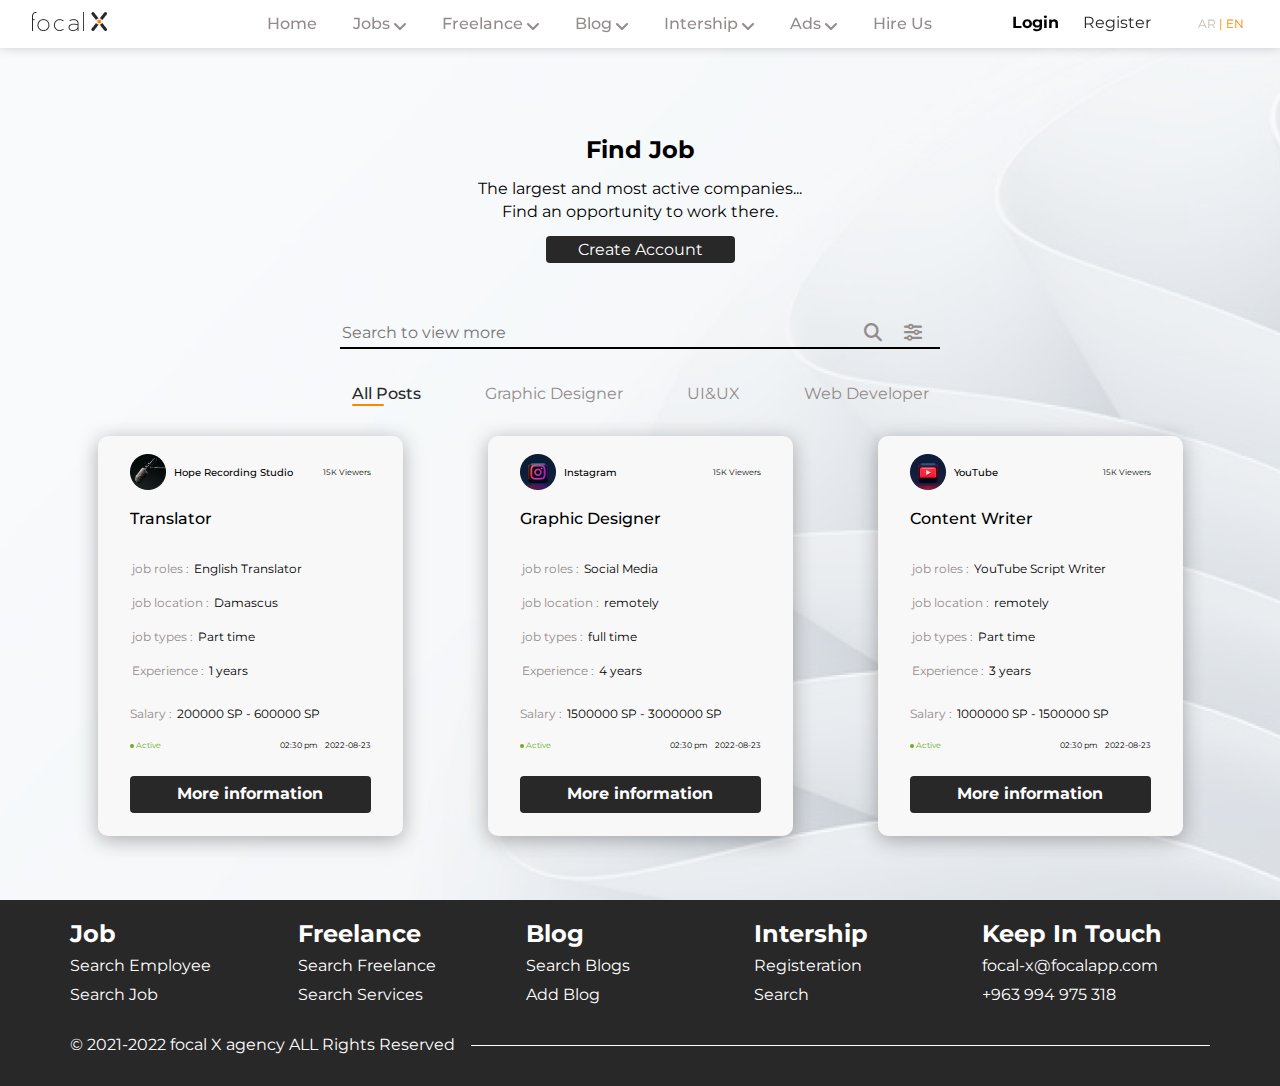
<file: index.html>
<!DOCTYPE html>
<html lang="en">
<head>
    <meta charset="UTF-8">
    <meta http-equiv="X-UA-Compatible" content="IE=edge">
    <meta name="viewport" content="width=device-width, initial-scale=1.0">
    <link rel="preconnect" href="https://fonts.googleapis.com">
    <link rel="preconnect" href="https://fonts.gstatic.com" crossorigin>
    <link href="https://fonts.googleapis.com/css2?family=Montserrat:wght@100;200;300;400;500;600;700;800;900&display=swap" rel="stylesheet">
    <title>Focal X</title>
    <link rel="stylesheet" href="./css/all.min.css">
    <link rel="stylesheet" href="./css/normalize.css">
    <link rel="stylesheet" href="./css/style.css">
</head>
<body>
    <header>
        <div class="holder">
            <i class="fas fa-bars only-mobile bars" style="display: none;"></i>
            <img src="./imgs/logo.png" alt="" class="logo1">
        </div>
        <div class="links">
            <ul class="d-none">
                <li><a href="">Home</a></li>
                <li>Jobs<i class="fas fa-angle-down"></i>
                    <div class="list1">
                        <ul>
                            <li><a href="index.html" class="activePage">Search Job</a></li>
                            <li><a href="index1.html">Search Employee</a></li>
                            <li><a href="index2.html">Companies</a></li>
                        </ul>
                    </div>
                </li>
                <li>Freelance<i class="fas fa-angle-down"></i></li>
                <li>Blog<i class="fas fa-angle-down"></i></li>
                <li>Intership<i class="fas fa-angle-down"></i></li>
                <li>Ads<i class="fas fa-angle-down"></i></li>
                <li><a href="">Hire Us</a></li>
            </ul>
            <div class="sign-in">
                <a href="" class="login">Login</a>
                <a href="" class="reg">Register</a>
            </div>
            <div class="lang"><span>AR</span><span class="lighten"> | EN</span></div>
        </div>
    </header>
    <div class="content">
        <div class="container">
            <div class="head">
                <h3 class="title">Find Job</h3>
                <p class="txt">The largest and most active companies...<br>
                                Find an opportunity to work there.</p>
                <a href="" class="create">Create Account</a>
            </div>
            <div class="main">
                <div class="search">
                    <input type="text" class="search-bar" placeholder="Search to view more">
                    <div class="icons">
                        <i class="fas fa-search ser-icon"></i>
                        <i class="fa fa-sliders edit-icon"></i>
                    </div>
                </div>
                <div class="show">
                    <div class="list">
                        <ul>
                            <li class="active">All Posts</li>
                            <li>Graphic Designer</li>
                            <li>UI&UX</li>
                            <li>Web Developer</li>
                        </ul>
                    </div>
                    <div class="cards">
                        <div class="card">
                            <div class="card-content">
                                <div class="heading">
                                    <div class="h">
                                        <img src="./imgs/j-s-3.png" alt="">
                                        <h4>Hope Recording Studio</h4>
                                    </div>
                                    <span>15K Viewers</span>
                                </div>
                                <div class="title"><h5>Translator</h5></div>
                                <div class="info">
                                    <p>job roles :<span class="blacked">English Translator</span></p>
                                    <p>job location :<span class="blacked">Damascus</span></p>
                                    <p>job types :<span class="blacked">Part time</span></p>
                                    <p>Experience :<span class="blacked">1 years</span></p>
                                    <p>Salary :<span class="blacked">200000 SP - 600000 SP</span></p>
                                </div>
                                <div class="status">
                                    <span>Active</span>
                                    <div class="date">
                                        <p><span>02:30 pm</span> <span>2022-08-23</span></p>
                                    </div>
                                </div>
                                <a href="">More information</a>
                            </div>
                        </div>
                        <div class="card">
                            <div class="card-content">
                                <div class="heading">
                                    <div class="h">
                                        <img src="./imgs/j-s-1.png" alt="">
                                        <h4>Instagram</h4>
                                    </div>
                                    <span>15K Viewers</span>
                                </div>
                                <div class="title"><h5>Graphic Designer</h5></div>
                                <div class="info">
                                    <p>job roles :<span class="blacked">Social Media</span></p>
                                    <p>job location :<span class="blacked">remotely</span></p>
                                    <p>job types :<span class="blacked">full time</span></p>
                                    <p>Experience :<span class="blacked">4 years</span></p>
                                    <p>Salary :<span class="blacked">1500000 SP - 3000000 SP</span></p>
                                </div>
                                <div class="status">
                                    <span>Active</span>
                                    <div class="date">
                                        <p><span>02:30 pm</span> <span>2022-08-23</span></p>
                                    </div>
                                </div>
                                <a href="">More information</a>
                            </div>
                        </div>
                        <div class="card">
                            <div class="card-content">
                                <div class="heading">
                                    <div class="h">
                                        <img src="./imgs/j-s-2.png" alt="">
                                        <h4>YouTube</h4>
                                    </div>
                                    <span>15K Viewers</span>
                                </div>
                                <div class="title"><h5>Content Writer</h5></div>
                                <div class="info">
                                    <p>job roles :<span class="blacked">YouTube Script Writer </span></p>
                                    <p>job location :<span class="blacked">remotely</span></p>
                                    <p>job types :<span class="blacked">Part time</span></p>
                                    <p>Experience :<span class="blacked">3 years</span></p>
                                    <p>Salary :<span class="blacked">1000000 SP - 1500000 SP</span></p>
                                </div>
                                <div class="status">
                                    <span>Active</span>
                                    <div class="date">
                                        <p><span>02:30 pm</span> <span>2022-08-23</span></p>
                                    </div>
                                </div>
                                <a href="">More information</a>
                            </div>
                        </div>
                    </div>
                </div>
            </div>
        </div>
    </div>
    <footer>
        <div class="container">
            <div class="links">
                <div class="linksC">
                    <h2>Job</h2>
                    <a href="">Search Employee</a>
                    <a href="">Search Job</a>
                </div>
                <div class="linksC">
                    <h2>Freelance</h2>
                    <a href="">Search Freelance</a>
                    <a href="">Search Services</a>
                </div>
                <div class="linksC">
                    <h2>Blog</h2>
                    <a href="">Search Blogs</a>
                    <a href="">Add Blog</a>
                </div>
                <div class="linksC">
                    <h2>Intership</h2>
                    <a href="">Registeration</a>
                    <a href="">Search</a>
                </div>
                <div class="linksC">
                    <h2>Keep In Touch</h2>
                    <a href="">focal-x@focalapp.com</a>
                    <a href="">+963 994 975 318</a>
                </div>
            </div>
            <div class="cpy-rights">&copy; 2021-2022 focal X agency ALL Rights Reserved <span class="line"></span></div>
    </footer>
    <script src="./js/brain.js"></script>
</body>
</html>
</file>
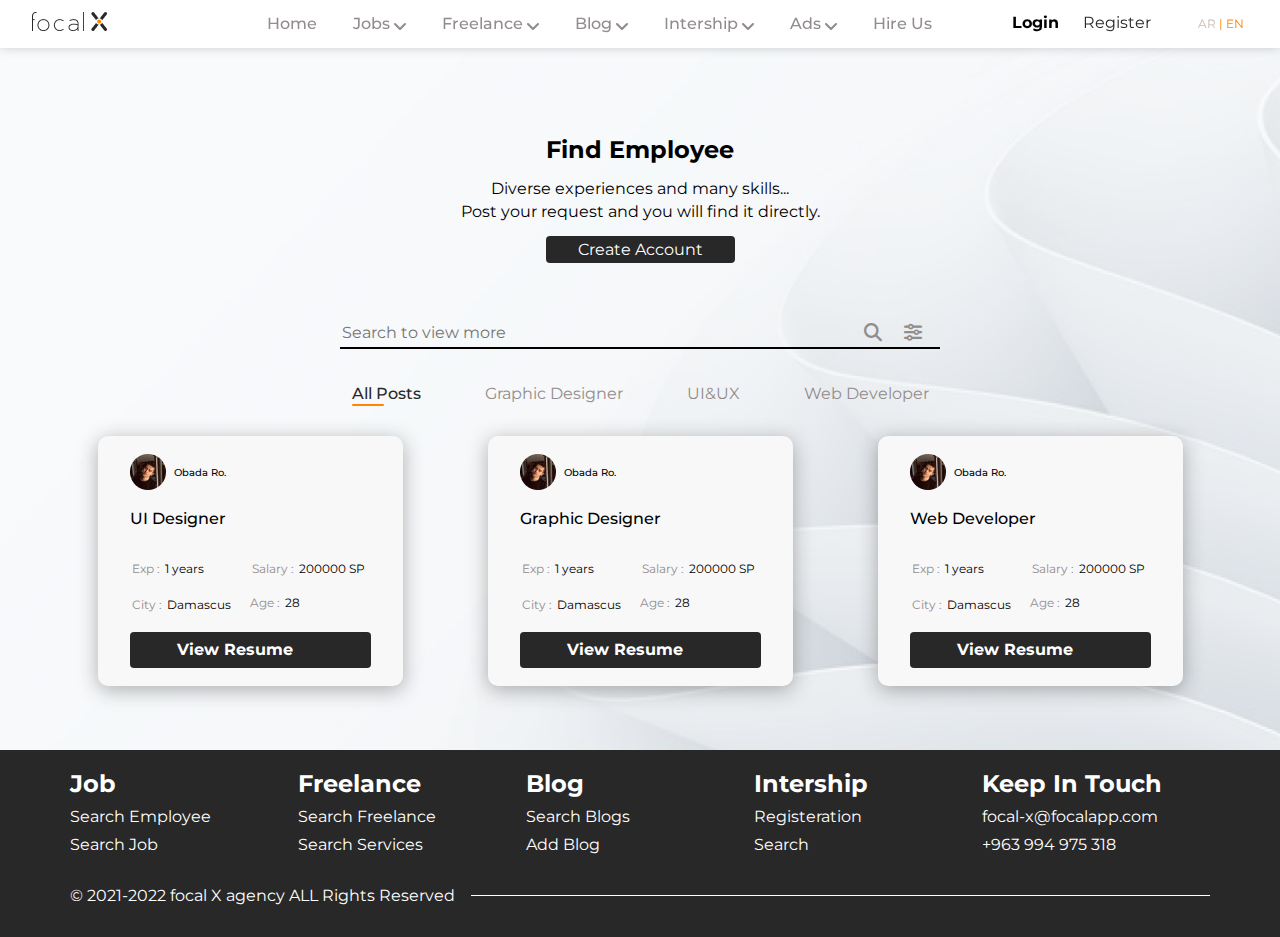
<file: index1.html>
<!DOCTYPE html>
<html lang="en">
<head>
    <meta charset="UTF-8">
    <meta http-equiv="X-UA-Compatible" content="IE=edge">
    <meta name="viewport" content="width=device-width, initial-scale=1.0">
    <link rel="preconnect" href="https://fonts.googleapis.com">
    <link rel="preconnect" href="https://fonts.gstatic.com" crossorigin>
    <link href="https://fonts.googleapis.com/css2?family=Montserrat:wght@100;200;300;400;500;600;700;800;900&display=swap" rel="stylesheet">
    <title>Focal X</title>
    <link rel="stylesheet" href="./css/all.min.css">
    <link rel="stylesheet" href="./css/normalize.css">
    <link rel="stylesheet" href="./css/style.css">
    <link rel="stylesheet" href="./css/framework.css">
</head>
<body>
    <header>
        <div class="holder">
            <i class="fas fa-bars only-mobile bars" style="display: none;"></i>
            <img src="./imgs/logo.png" alt="" class="logo1">
        </div>
        <div class="links">
            <ul class="d-none">
                <li><a href="">Home</a></li>
                <li>Jobs<i class="fas fa-angle-down"></i>
                    <div class="list1">
                        <ul>
                            <li><a href="index.html">Search Job</a></li>
                            <li><a href="index1.html" class="activePage">Search Employee</a></li>
                            <li><a href="index2.html">Companies</a></li>
                        </ul>
                    </div>
                </li>
                <li>Freelance<i class="fas fa-angle-down"></i></li>
                <li>Blog<i class="fas fa-angle-down"></i></li>
                <li>Intership<i class="fas fa-angle-down"></i></li>
                <li>Ads<i class="fas fa-angle-down"></i></li>
                <li><a href="">Hire Us</a></li>
            </ul>
            <div class="sign-in">
                <a href="" class="login">Login</a>
                <a href="" class="reg">Register</a>
            </div>
            <div class="lang"><span>AR</span><span class="lighten"> | EN</span></div>
        </div>
    </header>
    <div class="content">
        <div class="container">
            <div class="head">
                <h3 class="title">Find Employee</h3>
                <p class="txt">Diverse experiences and many skills...<br>
                    Post your request and you will find it directly.</p>
                <a href="" class="create">Create Account</a>
            </div>
            <div class="main">
                <div class="search">
                    <input type="text" class="search-bar" placeholder="Search to view more">
                    <div class="icons">
                        <i class="fas fa-search ser-icon"></i>
                        <i class="fa fa-sliders edit-icon"></i>
                    </div>
                </div>
                <div class="show">
                    <div class="list">
                        <ul>
                            <li class="active">All Posts</li>
                            <li>Graphic Designer</li>
                            <li>UI&UX</li>
                            <li>Web Developer</li>
                        </ul>
                    </div>
                    <div class="cards h-fit-cards">
                        <div class="card h-fit">
                            <div class="card-content">
                                <div class="heading">
                                    <div class="h">
                                        <img src="./imgs/profile1.png" alt="">
                                        <h4>Obada Ro.</h4>
                                    </div>
                                </div>
                                <div class="title"><h5>UI Designer</h5></div>
                                <div class="info d-grid col">
                                    <p>Exp :<span class="blacked">1 years</span></p>
                                    <p>Salary :<span class="blacked">200000 SP</span></p>
                                    <p>City :<span class="blacked">Damascus</span></p>
                                    <p class="m-0">Age :<span class="blacked">28</span></p>
                                </div>
                                <a href="">View Resume</a>
                            </div>
                        </div>
                        <div class="card h-fit">
                            <div class="card-content">
                                <div class="heading">
                                    <div class="h">
                                        <img src="./imgs/profile1.png" alt="">
                                        <h4>Obada Ro.</h4>
                                    </div>
                                </div>
                                <div class="title"><h5>Graphic Designer</h5></div>
                                <div class="info d-grid col">
                                    <p>Exp :<span class="blacked">1 years</span></p>
                                    <p>Salary :<span class="blacked">200000 SP</span></p>
                                    <p>City :<span class="blacked">Damascus</span></p>
                                    <p class="m-0">Age :<span class="blacked">28</span></p>
                                </div>
                                <a href="">View Resume</a>
                            </div>
                        </div>
                        <div class="card h-fit">
                            <div class="card-content">
                                <div class="heading">
                                    <div class="h">
                                        <img src="./imgs/profile1.png" alt="">
                                        <h4>Obada Ro.</h4>
                                    </div>
                                </div>
                                <div class="title"><h5>Web Developer</h5></div>
                                <div class="info d-grid col">
                                    <p>Exp :<span class="blacked">1 years</span></p>
                                    <p>Salary :<span class="blacked">200000 SP</span></p>
                                    <p>City :<span class="blacked">Damascus</span></p>
                                    <p class="m-0">Age :<span class="blacked">28</span></p>
                                </div>
                                <a href="">View Resume</a>
                            </div>
                        </div>
                    </div>
                </div>
            </div>
        </div>
    </div>
    <footer>
        <div class="container">
            <div class="links">
                <div class="linksC">
                    <h2>Job</h2>
                    <a href="">Search Employee</a>
                    <a href="">Search Job</a>
                </div>
                <div class="linksC">
                    <h2>Freelance</h2>
                    <a href="">Search Freelance</a>
                    <a href="">Search Services</a>
                </div>
                <div class="linksC">
                    <h2>Blog</h2>
                    <a href="">Search Blogs</a>
                    <a href="">Add Blog</a>
                </div>
                <div class="linksC">
                    <h2>Intership</h2>
                    <a href="">Registeration</a>
                    <a href="">Search</a>
                </div>
                <div class="linksC">
                    <h2>Keep In Touch</h2>
                    <a href="">focal-x@focalapp.com</a>
                    <a href="">+963 994 975 318</a>
                </div>
            </div>
            <div class="cpy-rights">&copy; 2021-2022 focal X agency ALL Rights Reserved <span class="line"></span></div>
    </footer>
    <script src="./js/brain.js"></script>
</body>
</html>
</file>
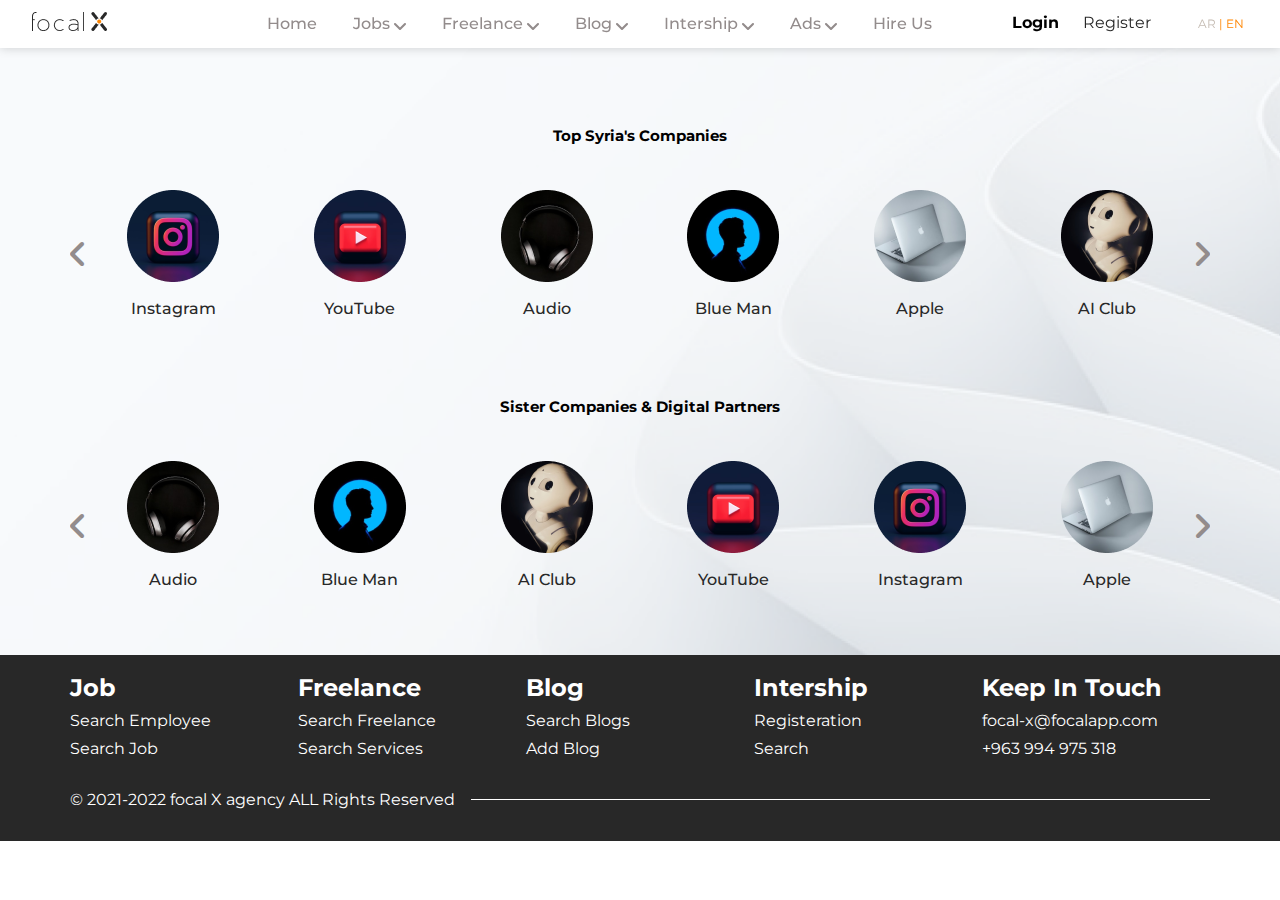
<file: index2.html>
<!DOCTYPE html>
<html lang="en">
<head>
    <meta charset="UTF-8">
    <meta http-equiv="X-UA-Compatible" content="IE=edge">
    <meta name="viewport" content="width=device-width, initial-scale=1.0">
    <link rel="preconnect" href="https://fonts.googleapis.com">
    <link rel="preconnect" href="https://fonts.gstatic.com" crossorigin>
    <link href="https://fonts.googleapis.com/css2?family=Montserrat:wght@100;200;300;400;500;600;700;800;900&display=swap" rel="stylesheet">
    <title>Focal X</title>
    <link rel="stylesheet" href="./css/all.min.css">
    <link rel="stylesheet" href="./css/normalize.css">
    <link rel="stylesheet" href="./css/framework.css">
    <link rel="stylesheet" href="./css/style.css">
    <link rel="stylesheet" href="./css/style2.css">
</head>
<body>
    <header>
        <div class="holder">
            <i class="fas fa-bars only-mobile bars" style="display: none;"></i>
            <img src="./imgs/logo.png" alt="" class="logo1">
        </div>
        <div class="links">
            <ul class="d-none">
                <li><a href="">Home</a></li>
                <li>Jobs<i class="fas fa-angle-down"></i>
                    <div class="list1">
                        <ul>
                            <li><a href="index.html">Search Job</a></li>
                            <li><a href="index1.html">Search Employee</a></li>
                            <li><a href="index2.html" class="activePage">Companies</a></li>
                        </ul>
                    </div>
                </li>
                <li>Freelance<i class="fas fa-angle-down"></i></li>
                <li>Blog<i class="fas fa-angle-down"></i></li>
                <li>Intership<i class="fas fa-angle-down"></i></li>
                <li>Ads<i class="fas fa-angle-down"></i></li>
                <li><a href="">Hire Us</a></li>
            </ul>
            <div class="sign-in">
                <a href="" class="login">Login</a>
                <a href="" class="reg">Register</a>
            </div>
            <div class="lang"><span>AR</span><span class="lighten"> | EN</span></div>
        </div>
    </header>
    <div class="content">
        <div class="container">
            <div class="sec">
                <div class="head">
                    <h3 class="title">Top Syria's Companies</h3>
                </div>
                <div class="company-section">
                    <i class="fas fa-angle-left"></i>
                    <div class="comp-name">
                        <div class="comp">
                            <img src="./imgs/comp1.png" alt="">
                            <span>Instagram</span>
                        </div>
                        <div class="comp">
                            <img src="./imgs/comp2.png" alt="">
                            <span>YouTube</span>
                        </div>
                        <div class="comp">
                            <img src="./imgs/comp3.png" alt="">
                            <span>Audio</span>
                        </div>
                        <div class="comp">
                            <img src="./imgs/comp4.png" alt="">
                            <span>Blue Man</span>
                        </div>
                        <div class="comp">
                            <img src="./imgs/comp5.png" alt="">
                            <span>Apple</span>
                        </div>
                        <div class="comp">
                            <img src="./imgs/comp6.png" alt="">
                            <span>AI Club</span>
                        </div>
                    </div>
                    <i class="fas fa-angle-right"></i>
                </div>
            </div>
            <div class="sec pb-64">
                <div class="head">
                    <h3 class="title">Sister Companies & Digital Partners</h3>
                </div>
                <div class="company-section">
                    <i class="fas fa-angle-left"></i>
                    <div class="comp-name">
                        <div class="comp">
                            <img src="./imgs/comp3.png" alt="">
                            <span>Audio</span>
                        </div>
                        <div class="comp">
                            <img src="./imgs/comp4.png" alt="">
                            <span>Blue Man</span>
                        </div>
                        <div class="comp">
                            <img src="./imgs/comp6.png" alt="">
                            <span>AI Club</span>
                        </div>
                        <div class="comp">
                            <img src="./imgs/comp2.png" alt="">
                            <span>YouTube</span>
                        </div>
                        <div class="comp">
                            <img src="./imgs/comp1.png" alt="">
                            <span>Instagram</span>
                        </div>
                        <div class="comp">
                            <img src="./imgs/comp5.png" alt="">
                            <span>Apple</span>
                        </div>
                    </div>
                    <i class="fas fa-angle-right"></i>
                </div>
            </div>
        </div>
    <footer>
        <div class="container">
            <div class="links">
                <div class="linksC">
                    <h2>Job</h2>
                    <a href="">Search Employee</a>
                    <a href="">Search Job</a>
                </div>
                <div class="linksC">
                    <h2>Freelance</h2>
                    <a href="">Search Freelance</a>
                    <a href="">Search Services</a>
                </div>
                <div class="linksC">
                    <h2>Blog</h2>
                    <a href="">Search Blogs</a>
                    <a href="">Add Blog</a>
                </div>
                <div class="linksC">
                    <h2>Intership</h2>
                    <a href="">Registeration</a>
                    <a href="">Search</a>
                </div>
                <div class="linksC">
                    <h2>Keep In Touch</h2>
                    <a href="">focal-x@focalapp.com</a>
                    <a href="">+963 994 975 318</a>
                </div>
            </div>
            <div class="cpy-rights">&copy; 2021-2022 focal X agency ALL Rights Reserved <span class="line"></span></div>
    </footer>
    <script src="./js/brain2.js"></script>
</body>
</html>
</file>
<file: css/style.css>
* {
    box-sizing: border-box;
    -webkit-box-sizing: border-box;
    -webkit-user-select: none; 
    -ms-user-select: none; 
    user-select: none;
} 
body {
    margin-top: 48px;
    font-family: 'Montserrat', sans-serif;
}
ul {
    margin: 0;
    padding: 0;
    list-style: none;
}
a {
    text-decoration: none;
}
@media (min-width: 768px) {
    .container {
        width: 700px;
    }
}

/* Medium */
@media (min-width: 992px) {
    .container {
        width: 970px;
    }
}

/* Large */
@media (min-width: 1200px) {
    .container {
        width: 1170px;
    }
}
.container {
    padding: 0 15px;
    margin: auto;
}
@media (min-width: 1180px) {
    .black-click {
        color: #282828 !important;
    }
}
 /* start header */
header {
    width: 100%;
    position: fixed;
    top: 0;
    display: flex;
    justify-content: space-between;
    align-items: center;
    padding:  0 36px 0 32px;
    height: 48px;
    box-shadow: 0 0 10px rgba(0, 0, 0, 0.185);
    z-index: 1;
    background-color: white;
}
header .links {
    display: flex;
}
header .links ul {
    display: flex;
    color: #938C8C;
    font-size: 16px;
    font-weight: 500;
}
header .links ul li:nth-child(1) {
    padding: 0px 32px 0 0;
}
header .links ul li:last-of-type {
    padding: 0px 0px 0 32px;
}
header .links ul li {
    cursor: pointer;
    display: flex;
    align-items: center;
    color: #938C8C;
    padding: 0px 32px;
    position: relative;
}
header .links ul li a{
    color: #938C8C;
}
header .links ul li i {
    margin-top: 5px;
    padding-left: 4px;
}
header .links .sign-in {
    padding-left: 80px;
}
header .links .sign-in .login {
    font-size: 16px;
    font-weight: 700;
    color: black;
    padding-right: 32px;
}
header .links .sign-in .reg {
    color: #282828;
    font-size: 16px;
    font-weight: 400;
    padding-right: 47px;
}
header .lang span {
    font-weight: 400;
    font-size: 12px;
    color: #C5BCB3;
}
header .lang span.lighten {
    color: #FF8500;
}
header .links ul li .list1 {
    display: none;
    position: absolute;
    bottom: -55px;
    left: -75%; 
    background-color: #282828;
    border-radius: 8px;
}
header .links ul li .list1::after {
    content: "";
    position: absolute;
    border-color:transparent ;
    border-width: 10px;
    border-style: solid;
    top: -42%;
    left: 20%;
    transform: translateX(-50%);
    border-bottom-color: #282828;
}
header .links ul li .list1 ul {
    display: flex;
    margin: 12px 64px;
}
header .links ul li .list1 ul li { 
    text-align: center;
    flex: 1;
    width: 200px;
}
header .links ul li .list1 ul li a {
    font-size: 16px;
    padding: 0 3px;
    margin: auto;
}
header .links ul li .list1 ul li a.activePage {
    color: #FF8500;
    border-bottom: 2px solid #FF8500;
}
@media (max-width: 1300px) {
    header .links ul li:nth-child(1) {
        padding: 0px 18px 0 0;
    }
    header .links ul li:last-of-type {
        padding: 0px 0px 0 18px;
    }
    header .links ul li {
        cursor: pointer;
        display: flex;
        align-items: center;
        color: #938C8C;
        padding: 0px 18px;
        position: relative;
    }
    header .links .sign-in .login {
        padding-right:20px ;
    }
}
@media (max-width: 1180px) {
    header {
        width: 100%;
        z-index: 12;
        position: fixed;
        display: flex;  
        justify-content: space-between;
        align-items: center;
        padding:  0 36px 0 32px;
        height: 48px;
        box-shadow: 0 0 10px rgba(0, 0, 0, 0.185);
    }
    header .holder {
        color: #282828;
    }
    header .holder i {
        top: 50%;
        left: 20px;
        transform: translateY(-50%);
        border-radius: 6px;
        position: absolute;
        padding: 10px;
        border: 1px solid #282828;
    }
    header .holder img {
        width: 65px;
        height: 17px;
        margin-left: 50px;
    }
    header .links {
        display: flex;
    }
    header .links ul 
    {   
        display: block;
        height: 100vh;
        background-color: #282828;
        position: fixed;
        top:48px;
        left: 0;
        color: #938C8C;
        font-size: 16px;
        font-weight: 500;
        box-shadow: 0 0 10px rgba(0, 0, 0, 0.474);
        animation-name: linksShow;
        animation-duration: 0.5s;
        animation-timing-function: ease-out ;
    }
    @keyframes linksShow {
        0% {
            opacity: 10%;
        }
        100% {
            opacity: 100%;
        }
    }
    header .links ul li {
        font-size: 14px;
        cursor: pointer;
        display: flex;
        align-items: flex-start;
        color: #b3a9a9;
        padding: 15px 35px;
        width: 200px;
        position: relative;
        border-bottom: 2px solid #000000;
    }
    header .links ul li:nth-child(1) {
        padding: 15px 35px;
    }
    header .links ul li:last-of-type {
        padding: 15px 35px;
    }
    header .links ul li a{
        color: #b3a9a9;
    }
    header .links ul li i {
        margin-top: 5px;
        padding-left: 4px;
    }
    header .links .sign-in {
        padding-left: 20px;
    }
    header .links .sign-in .login {
        font-size: 13px;
        font-weight: 700;
        color: black;
        padding-right: 10px;
    }
    header .links .sign-in .reg {
        color: #282828;
        font-size: 13px;
        font-weight: 400;
        padding-right:20px;
    }
    header .lang span {
        font-weight: 400;
        font-size: 11px;
        color: #C5BCB3;
    }
    header .lang span.lighten {
        color: #FF8500;
    }
    header .links ul li .list1 {
        background-color: transparent;
        position: static;
        border-radius: 0px;
        height: 160px;
        display: none;
        animation-name: linksMobile;
        animation-duration: 0.2s;
    }
    @keyframes linksMobile {
        0% {
            opacity: 0;
            height: 0;
        }
        80% {
            opacity: 20%;
            height: 160px;
        }
        100% {
            opacity: 100%;
            height: 160px;
        }
    }
    header .links ul li .list1::after {
        display: none;
    }
    header .links ul li .list1 ul {
        display: block;
        position: absolute;
        margin: 0;
    }
    header .links ul li .list1 ul li { 
        display: flex;
        text-align: start;
        background-color: #494949;
        border-bottom: 2px solid #373737;
    }
    header .links ul li .list1 ul li a {
        font-size: 14px;
    }
    .d-none {
        display: none !important;
    }
    .only-mobile {
        display: block !important;
    }
}
/* end header */

/* start job search */
.content {
    background-image: url(../imgs/landing.png);
    background-size: cover;
}
.content .head {
    padding: 64px 0;
    text-align: center;
}
.content .head h3 {
    font-weight: 700;
    font-size: 24px;
    margin-bottom: 13px;
}
.content .head .txt {
    margin: auto;
    max-width: 100%;
    padding: 0 0 18px;
    font-weight: 400;
    font-size: 16px;
    line-height: 23px;
}
.content .head .create{
    margin-top: 18px;
    padding: 4px 32px;
    color: white;
    background: #282828;
    border-radius: 4px;
}

.content .main {
    text-align: center;
}
.content .main .search {
    position: relative;
    padding-bottom: 36px;
    max-width: 600px;
    margin: auto;
}
.content .main .search .search-bar {
    position: relative;
    border: transparent;
    border-bottom: 2px solid black;
    padding-bottom: 5px;
    background-color: transparent;
    width: 100%;
    transition-duration: 0.5s;
}
.content .main .search .search-bar:focus {
    outline: none;
    border-bottom: 2px solid #FF8500;
}
.content .main .search .icons {
    color: #938C8C;
    position: absolute;
    top: 0;
    right: 0%;
}
.content .main .search .icons i {
    font-size: 18px;
    padding-right:18px ;
    transition-duration: 0.3s;
}
.content .main .search .icons i:hover {
    color: #FF8500;
    transform: scale(1.1);
}
.content .main .show {
    padding-bottom: 64px;
}
.content .main .show .list {
    display: flex;
    justify-content: center;
    padding-bottom: 32px;
}
.content .main .show .list ul{
    display: flex;
}
.content .main .show .list ul li{
    cursor: pointer;
    font-weight: 400;
    padding: 0 32px;
    color: #938C8C;
}
@media(max-width: 768px) {
    .content .main .show .list ul li {
        padding: 0 5px;
        font-size: 12px;
    }
}
.content .main .show .list ul li.active {
    font-weight: 500;
    color: #282828;
    position: relative;
    animation-name: changeColor;
    animation-duration: 1s;
    animation-timing-function: ease-out;
}
.content .main .show .list ul li.active::after {
    content: "";
    position: absolute;
    width: 32px;
    height: 2px;
    bottom: -2px;
    left: 32px;
    background-color: #FF8500;
    border-radius: 2px;
    animation-name: widther;
    animation-duration: 0.6s;
    animation-timing-function: ease-out;
}
@media (max-width: 767px) {
    .content .main .show .list ul li.active::after{
        left: 10px;
        width: 22px;
        animation-name: widther-mobile;
        animation-duration: 0.6s;
        animation-timing-function: ease-out;
    }
}
@keyframes widther {
    0% {
        width: 0%;
    }
    100% {
        width: 32px;
    }
}
@keyframes widther-mobile {
    0% {
        width: 0%;
    }
    100% {
        width: 22px;
    }
}
@keyframes changeColor {
    0% {
        font-weight: 400;
        color: #938C8C;
    }
    100% {
        font-weight: 500;
        color: #282828;
    }
}
.d-block {
    display: block;
}

.d-none {
    display: none;
}
.content .main .show .cards {
    display: grid;
    grid-template-columns: repeat(auto-fill, minmax(360px, 1fr));
    justify-items: center;
    gap: 30px;
    min-height: 400px;
}
@media (max-width : 767px) {
    .content .main .show .cards {
        grid-template-columns: repeat(auto-fill, minmax(300px, 1fr));
    }
}
.content .main .show .cards .card {
    background-color: rgb(248, 248, 248);
    width: 305px;
    box-shadow: 0px 4px 20px rgba(40, 40, 40, 0.36);
    border-radius: 10px;
    transition-duration: 0.5s;
}
.content .main .show .cards .card:hover {
    background-color: rgb(238, 238, 238);
    transform: translateX(10px) translateY(10px);
}
@media (max-width : 767px) {
    .content .main .show .cards .card:hover {
        transform: scale(1.05);
    }
}
.content .main .show .cards .card .card-content {
    padding: 18px 32px;
    text-align: start;
}
.show .cards .card .card-content .heading {
    display: flex;
    align-items: center;
    justify-content: space-between;
}
.show .cards .card .card-content .h {
    display: flex;
}
.card .card-content .heading img {
    width: 36px;
    height: 36px;
}
.card .card-content .heading h4 {
    font-weight: 500;
    font-size: 10px;
    padding-left:8px ;
}
.card .card-content .heading span {
    font-weight: 400;
    font-size: 8px;
}
.card .card-content .title h5 {
    font-weight: 500;
    font-size: 16px;
    padding: 18px 0 32px;
    margin: 0;
}
.card .card-content .info {
    font-weight: 400;
    font-size: 12px;
    color: #938C8C;
}
.card .card-content .info p:not(:last-of-type){
    padding-bottom:18px ;
    margin: 2px;
}
.blacked {
    color: black;
    padding-left: 5px;
}
.card .card-content .status {
    display: flex;
    justify-content: space-between;
    align-items: center;
    font-weight: 400;
    font-size: 8px;
    margin-bottom:18px;
}
.card .card-content .status > span {
    color: #71AA27;
    position: relative;
    padding-left: 6px;
}
.card .card-content .status > span::before {
    content:  "";
    position: absolute;
    width: 4px;
    height: 4px;
    background-color: #71AA27;
    left: 0;
    bottom: 50%;
    transform: translateY(50%);
    border-radius: 50%;
}
.card .card-content .status p span:nth-child(1) {
    padding-right: 6px;
} 
.card .card-content a {
    display: block;
    color: white;
    background-color: #282828;
    font-weight: 700;
    font-size: 16px;
    padding: 9px 47px;
    border-radius: 4px;
}
/* end job search */

/* start footer */
footer {
    width: 100%;
    background-color: #282828;
    color: white;
}
footer .container .links{
    display: flex;
    flex-wrap: wrap;
    justify-content: space-between;
}
@media (max-width: 768px) {
    footer .container .links {
        display: flex;
        flex-wrap: wrap;
        justify-content: center;
        gap:25px;
    }
}
footer .links .linksC{
    flex: 1;
    display: flex;
    flex-direction: column;
}
footer .links .linksC h2 {
    font-weight: 700;
    font-size: 24px;
    margin-bottom: 10px;
}
@media(max-width: 767px) {
    footer .links .linksC h2 {
        font-size: 20px;
    }
}
footer .links .linksC a{
    font-weight: 400;
    font-size: 16px;
    color: white;
}
@media(max-width: 767px) {
    footer .links .linksC a {
        font-size: 13px;
    }
}
footer .links .linksC a:not(:first-of-type){
    padding-top: 10px;
}
footer .container .cpy-rights {
    gap: 16px;
    display: flex;
    justify-content: space-between;
    align-items: center;
    position: relative;
    font-weight: 400;
    font-size: 16px;
    padding: 32px 0 32px 0;
    width: 100%;
}
@media (max-width : 767px) {
    footer .container .cpy-rights {
        font-size: 13px;
        gap: 10px;
    }
}
footer .container .cpy-rights span {
    flex: 1;
    display: block;
    min-width: 50%;
    height: 1px;
    background-color: white;
}
/* end footer */
</file>
<file: css/framework.css>
.d-grid {
    display: grid;
}
.col {
    grid-template-columns: repeat(auto-fill, minmax(100px, 1fr));
}
.p-0 {
    padding: 0 !important;
}
.pb-32 {
    padding-bottom: 32px;
}
.pb-64 {
    padding-bottom: 64px;
}
.m-0 {
    margin: 0;
}
.h-fit {
    height: fit-content;
}
.h-fit-cards {
    min-height: 250px !important;
}
</file>
<file: css/style2.css>
.title {
    font-size: 15px !important;
}
.content .head {
    padding: 64px 0 32px 0;
}
.pb-64{
    padding: 0 0 64px;
}
.content .sec .company-section {
    display: flex;
    flex-wrap: wrap;
    justify-content: space-between;
    align-items: center;
    overflow: hidden;
} 
.content .sec .company-section i {
    font-size: 32px;
    color: #938C8C;
    cursor: pointer;
}
.content .sec .company-section i:hover {
    color:#FF8500;
    transform: scale(1.05);
}
.content .sec .company-section .comp-name {
    display: flex;
    flex-wrap: wrap;
    row-gap: 10px;
    width: 90%;
    height: 130px;
    justify-content: space-between;
    align-items: center;
    overflow: hidden;
}
.content .sec .company-section .comp { 
    display: flex;
    flex-direction: column;
    align-items: center;
    cursor: pointer;
    max-width: 800px;
    overflow: hidden;
} 
.content .sec .company-section span {
    margin-top: 18px;
    font-weight: 500;
    font-size: 16px;
    color: #282828;
} 
@media (max-width: 767px){
    .content .sec .company-section .comp img {
        max-width: 62px;
    }
    .content .sec .company-section i {
        font-size: 25px;
    }
    .content .sec .company-section .comp-name {
        height: 100px;
    }
    .content .sec .company-section span {
        font-size: 13px;
    }
}
</file>
